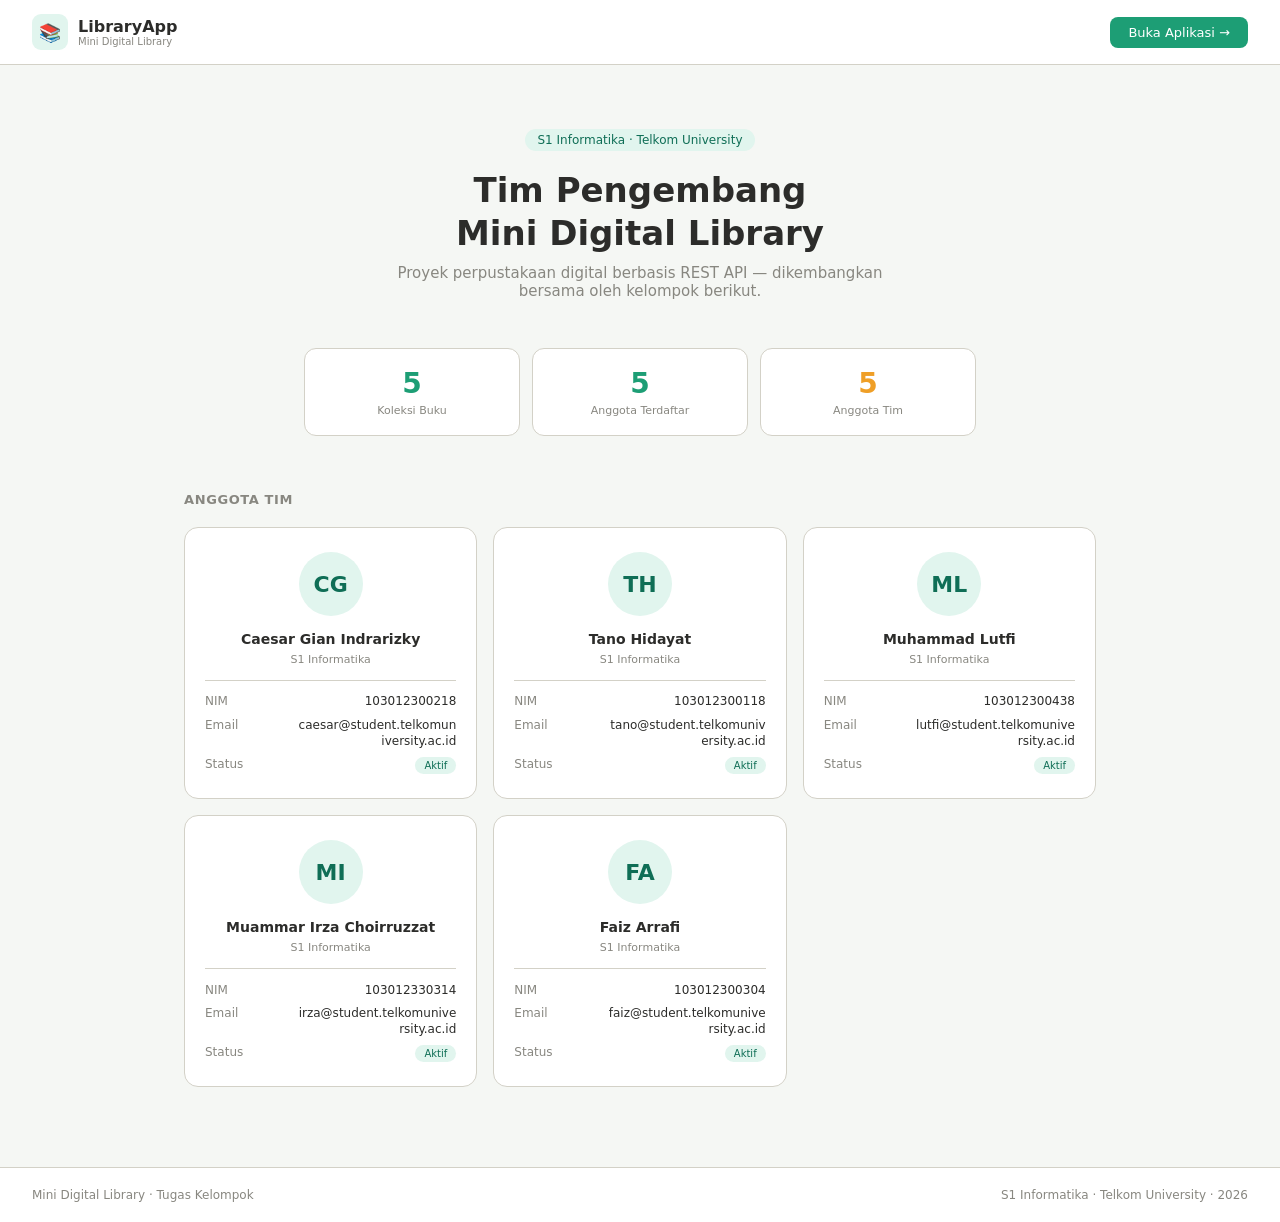
<file: frontend/index.html>
<!DOCTYPE html>
<html lang="id">
<head>
  <meta charset="UTF-8"/>
  <meta name="viewport" content="width=device-width, initial-scale=1.0"/>
  <title>Mini Digital Library — Tim Pengembang</title>
  <style>
    *{box-sizing:border-box;margin:0;padding:0;}
    :root{
      --green:#1D9E75;--green-dark:#0F6E56;--green-light:#E1F5EE;
      --amber:#EF9F27;--red:#E05252;
      --bg:#F5F7F4;--card:#FFFFFF;--text:#2C2C2A;--muted:#888780;
      --border:#D3D1C7;
    }
    body{font-family:'Inter',system-ui,sans-serif;background:var(--bg);color:var(--text);min-height:100vh;}

    /* ── TOPBAR ── */
    .topbar{background:var(--card);border-bottom:0.5px solid var(--border);
      padding:14px 32px;display:flex;align-items:center;justify-content:space-between;
      position:sticky;top:0;z-index:100;}
    .top-logo{display:flex;align-items:center;gap:10px;}
    .logo-box{width:36px;height:36px;background:var(--green-light);border-radius:9px;
      display:flex;align-items:center;justify-content:center;font-size:18px;flex-shrink:0;}
    .logo-name{font-size:16px;font-weight:600;color:var(--text);}
    .logo-sub{font-size:10px;color:var(--muted);}
    .btn-app{padding:8px 18px;background:var(--green);color:#fff;border:none;
      border-radius:8px;font-size:13px;font-weight:500;cursor:pointer;
      text-decoration:none;transition:background .15s;display:inline-flex;align-items:center;gap:6px;}
    .btn-app:hover{background:var(--green-dark);}

    /* ── HERO ── */
    .hero{text-align:center;padding:64px 24px 48px;}
    .hero-tag{display:inline-block;background:var(--green-light);color:var(--green-dark);
      font-size:12px;font-weight:500;padding:4px 12px;border-radius:20px;margin-bottom:18px;}
    .hero h1{font-size:34px;font-weight:700;color:var(--text);margin-bottom:10px;line-height:1.25;}
    .hero p{font-size:15px;color:var(--muted);max-width:520px;margin:0 auto;}

    /* ── STATS BAR ── */
    .stats-wrap{max-width:720px;margin:0 auto 56px;padding:0 24px;}
    .stats-bar{display:grid;grid-template-columns:repeat(3,1fr);gap:12px;}
    .stat-item{background:var(--card);border:0.5px solid var(--border);border-radius:12px;
      padding:18px 20px;text-align:center;}
    .stat-num{font-size:28px;font-weight:700;color:var(--green);margin-bottom:4px;}
    .stat-num.amber{color:var(--amber);}
    .stat-label{font-size:11px;color:var(--muted);font-weight:500;}

    /* ── MEMBER GRID ── */
    .section{max-width:960px;margin:0 auto;padding:0 24px 80px;}
    .section-title{font-size:13px;font-weight:600;color:var(--muted);text-transform:uppercase;
      letter-spacing:.6px;margin-bottom:20px;}
    .members-grid{display:grid;grid-template-columns:repeat(auto-fill,minmax(260px,1fr));gap:16px;}

    /* ── MEMBER CARD ── */
    .member-card{background:var(--card);border:0.5px solid var(--border);border-radius:14px;
      padding:24px 20px;display:flex;flex-direction:column;align-items:center;text-align:center;
      transition:box-shadow .2s,transform .2s;}
    .member-card:hover{box-shadow:0 6px 24px rgba(0,0,0,.07);transform:translateY(-2px);}
    .m-avatar{width:64px;height:64px;border-radius:50%;background:var(--green-light);
      display:flex;align-items:center;justify-content:center;font-size:22px;font-weight:700;
      color:var(--green-dark);margin-bottom:14px;flex-shrink:0;}
    .m-name{font-size:14px;font-weight:600;color:var(--text);margin-bottom:4px;line-height:1.35;}
    .m-prodi{font-size:11px;color:var(--muted);margin-bottom:14px;}
    .m-divider{width:100%;height:0.5px;background:var(--border);margin-bottom:14px;}
    .m-info{width:100%;display:flex;flex-direction:column;gap:8px;}
    .m-row{display:flex;justify-content:space-between;align-items:flex-start;font-size:12px;}
    .m-key{color:var(--muted);font-weight:500;flex-shrink:0;}
    .m-val{color:var(--text);font-weight:500;text-align:right;max-width:160px;
      word-break:break-all;line-height:1.3;}
    .m-badge{display:inline-block;padding:2px 9px;border-radius:10px;font-size:10px;font-weight:500;
      background:var(--green-light);color:var(--green-dark);}

    /* ── FOOTER ── */
    .footer{border-top:0.5px solid var(--border);padding:20px 32px;
      display:flex;justify-content:space-between;align-items:center;
      background:var(--card);font-size:12px;color:var(--muted);}

    @media(max-width:600px){
      .hero h1{font-size:24px;}
      .stats-bar{grid-template-columns:1fr;}
      .topbar{padding:12px 16px;}
      .section{padding:0 16px 60px;}
      .footer{flex-direction:column;gap:6px;text-align:center;}
    }
  </style>
</head>
<body>

<!-- TOPBAR -->
<div class="topbar">
  <div class="top-logo">
    <div class="logo-box">📚</div>
    <div>
      <div class="logo-name">LibraryApp</div>
      <div class="logo-sub">Mini Digital Library</div>
    </div>
  </div>
  <a href="app.html" class="btn-app">Buka Aplikasi →</a>
</div>

<!-- HERO -->
<div class="hero">
  <div class="hero-tag">S1 Informatika · Telkom University</div>
  <h1>Tim Pengembang<br>Mini Digital Library</h1>
  <p>Proyek perpustakaan digital berbasis REST API — dikembangkan bersama oleh kelompok berikut.</p>
</div>

<!-- STATS -->
<div class="stats-wrap">
  <div class="stats-bar">
    <div class="stat-item">
      <div class="stat-num">5</div>
      <div class="stat-label">Koleksi Buku</div>
    </div>
    <div class="stat-item">
      <div class="stat-num">5</div>
      <div class="stat-label">Anggota Terdaftar</div>
    </div>
    <div class="stat-item">
      <div class="stat-num amber">5</div>
      <div class="stat-label">Anggota Tim</div>
    </div>
  </div>
</div>

<!-- MEMBER SECTION -->
<div class="section">
  <div class="section-title">Anggota Tim</div>
  <div class="members-grid">

    <div class="member-card">
      <div class="m-avatar">CG</div>
      <div class="m-name">Caesar Gian Indrarizky</div>
      <div class="m-prodi">S1 Informatika</div>
      <div class="m-divider"></div>
      <div class="m-info">
        <div class="m-row">
          <span class="m-key">NIM</span>
          <span class="m-val">103012300218</span>
        </div>
        <div class="m-row">
          <span class="m-key">Email</span>
          <span class="m-val">caesar@student.telkomuniversity.ac.id</span>
        </div>
        <div class="m-row">
          <span class="m-key">Status</span>
          <span class="m-val"><span class="m-badge">Aktif</span></span>
        </div>
      </div>
    </div>

    <div class="member-card">
      <div class="m-avatar">TH</div>
      <div class="m-name">Tano Hidayat</div>
      <div class="m-prodi">S1 Informatika</div>
      <div class="m-divider"></div>
      <div class="m-info">
        <div class="m-row">
          <span class="m-key">NIM</span>
          <span class="m-val">103012300118</span>
        </div>
        <div class="m-row">
          <span class="m-key">Email</span>
          <span class="m-val">tano@student.telkomuniversity.ac.id</span>
        </div>
        <div class="m-row">
          <span class="m-key">Status</span>
          <span class="m-val"><span class="m-badge">Aktif</span></span>
        </div>
      </div>
    </div>

    <div class="member-card">
      <div class="m-avatar">ML</div>
      <div class="m-name">Muhammad Lutfi</div>
      <div class="m-prodi">S1 Informatika</div>
      <div class="m-divider"></div>
      <div class="m-info">
        <div class="m-row">
          <span class="m-key">NIM</span>
          <span class="m-val">103012300438</span>
        </div>
        <div class="m-row">
          <span class="m-key">Email</span>
          <span class="m-val">lutfi@student.telkomuniversity.ac.id</span>
        </div>
        <div class="m-row">
          <span class="m-key">Status</span>
          <span class="m-val"><span class="m-badge">Aktif</span></span>
        </div>
      </div>
    </div>

    <div class="member-card">
      <div class="m-avatar">MI</div>
      <div class="m-name">Muammar Irza Choirruzzat</div>
      <div class="m-prodi">S1 Informatika</div>
      <div class="m-divider"></div>
      <div class="m-info">
        <div class="m-row">
          <span class="m-key">NIM</span>
          <span class="m-val">103012330314</span>
        </div>
        <div class="m-row">
          <span class="m-key">Email</span>
          <span class="m-val">irza@student.telkomuniversity.ac.id</span>
        </div>
        <div class="m-row">
          <span class="m-key">Status</span>
          <span class="m-val"><span class="m-badge">Aktif</span></span>
        </div>
      </div>
    </div>

    <div class="member-card">
      <div class="m-avatar">FA</div>
      <div class="m-name">Faiz Arrafi</div>
      <div class="m-prodi">S1 Informatika</div>
      <div class="m-divider"></div>
      <div class="m-info">
        <div class="m-row">
          <span class="m-key">NIM</span>
          <span class="m-val">103012300304</span>
        </div>
        <div class="m-row">
          <span class="m-key">Email</span>
          <span class="m-val">faiz@student.telkomuniversity.ac.id</span>
        </div>
        <div class="m-row">
          <span class="m-key">Status</span>
          <span class="m-val"><span class="m-badge">Aktif</span></span>
        </div>
      </div>
    </div>

  </div>
</div>

<!-- FOOTER -->
<div class="footer">
  <span>Mini Digital Library · Tugas Kelompok</span>
  <span>S1 Informatika · Telkom University · 2026</span>
</div>

</body>
</html>
</file>
